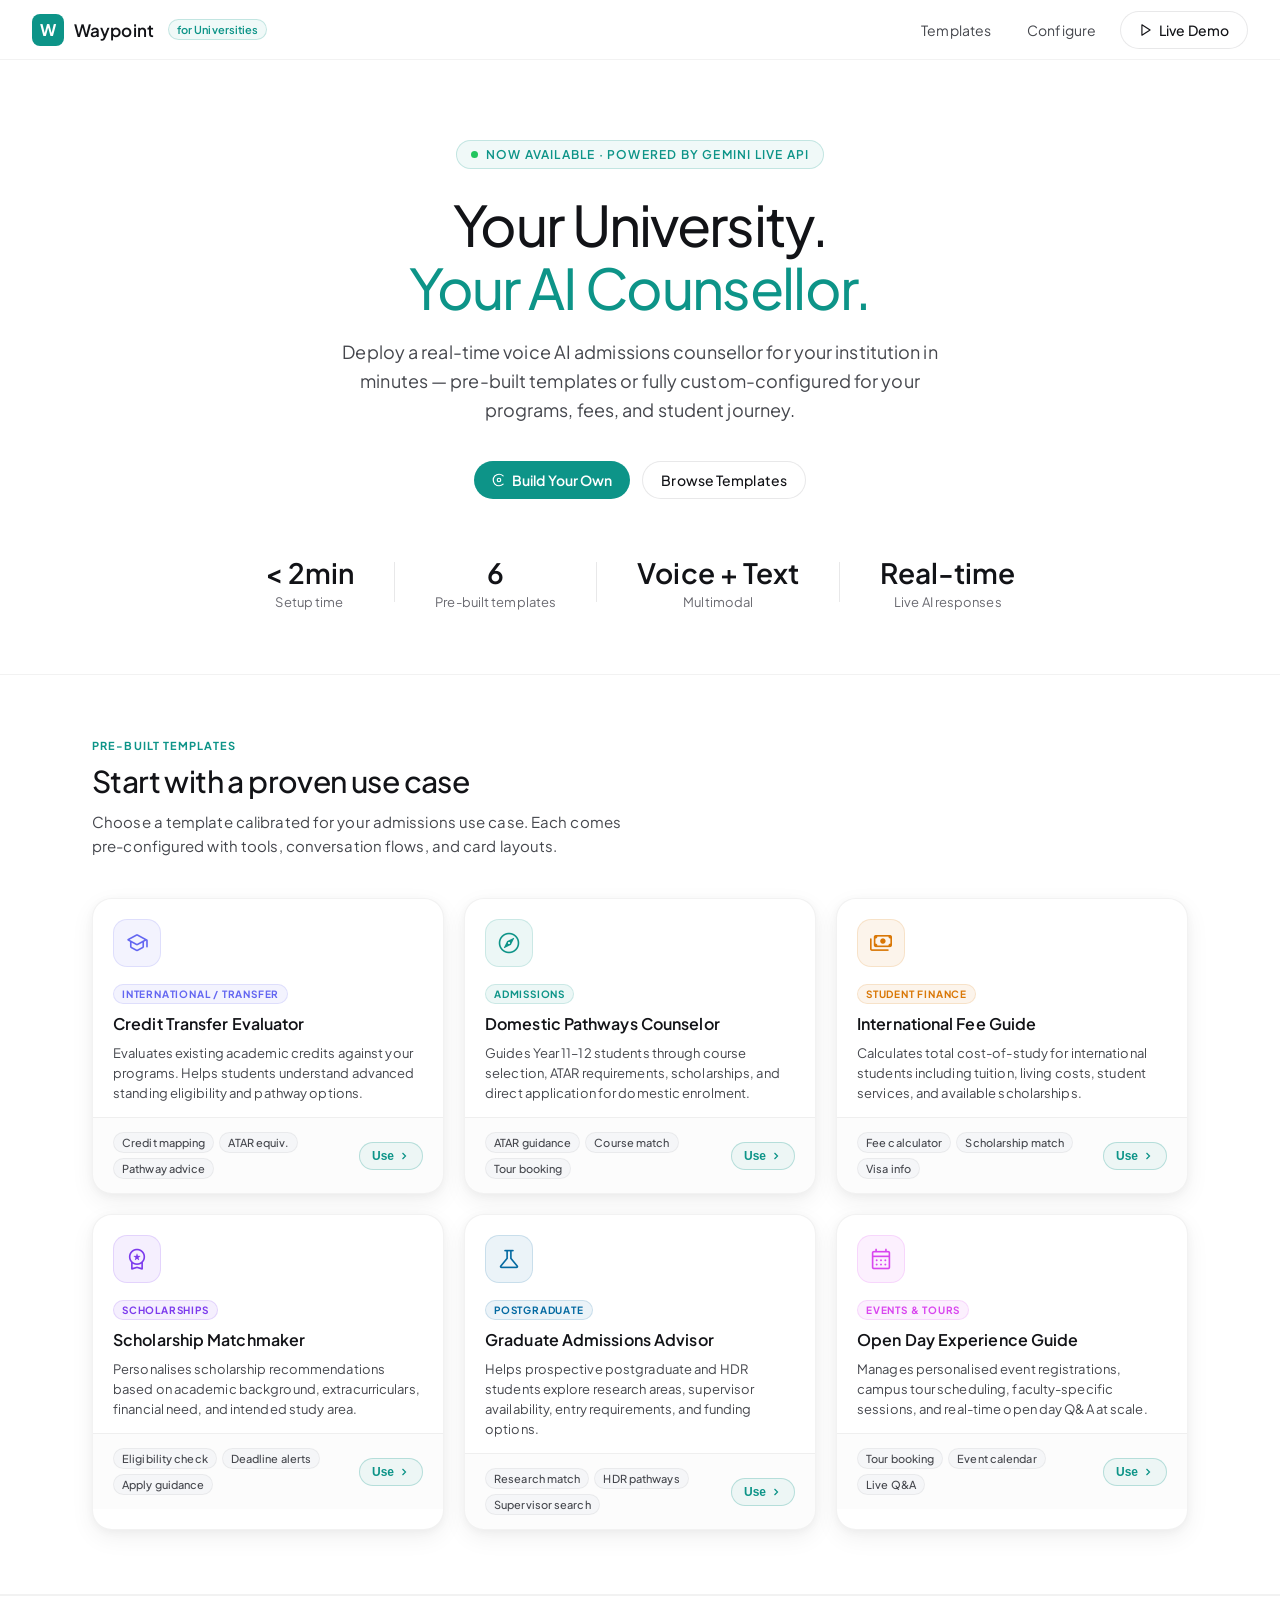
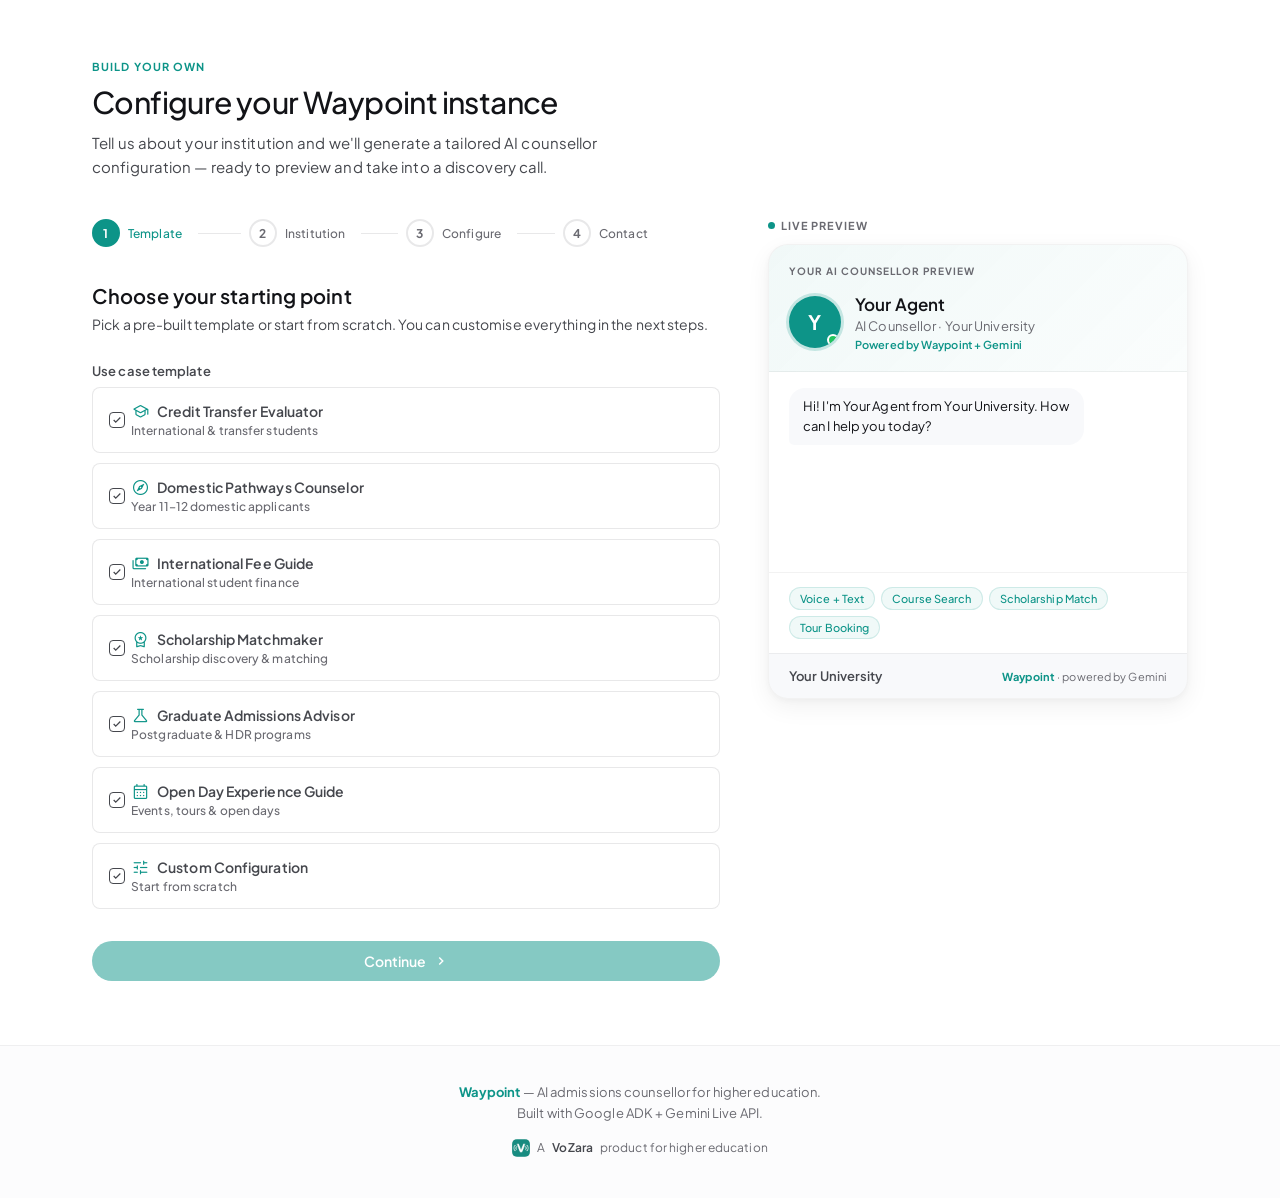
<file: frontend/byo.html>
<!DOCTYPE html>
<html lang="en">

<head>
  <meta charset="UTF-8" />
  <meta name="viewport" content="width=device-width, initial-scale=1.0" />
  <title>Waypoint by VoZara — Build your own AI counsellor</title>
  <link rel="icon" type="image/png" href="assets/vozara/vozara-mark-transparent.png">
  <link rel="preconnect" href="https://fonts.googleapis.com">
  <link rel="preconnect" href="https://fonts.gstatic.com" crossorigin>
  <!-- VoZara design system: Plus Jakarta Sans + Material Symbols Rounded -->
  <link href="https://fonts.googleapis.com/css2?family=Plus+Jakarta+Sans:ital,wght@0,400;0,500;0,600;0,700;0,800;1,400&display=swap" rel="stylesheet">
  <link href="https://fonts.googleapis.com/css2?family=Material+Symbols+Rounded:opsz,wght,FILL,GRAD@20..48,100..700,0..1,-50..200&display=swap" rel="stylesheet">
  <style>
    *,
    *::before,
    *::after {
      box-sizing: border-box;
      margin: 0;
      padding: 0;
    }

    /* VoZara design tokens (clean, airy, trust-forward) */
    :root {
      --font-primary: 'Plus Jakarta Sans', 'Google Sans Flex', -apple-system, BlinkMacSystemFont, 'Segoe UI', sans-serif;
      --color-primary: #121317;
      --color-secondary: #45474D;
      --color-tertiary: #6A6A71;
      --bg-primary: #FFFFFF;
      --bg-secondary: rgba(183, 191, 217, 0.10);
      --border-primary: rgba(33, 34, 38, 0.06);
      --border-secondary: rgba(33, 34, 38, 0.10);
      --accent-teal: #0D9488;
      --accent-teal-hover: #0B7C72;
      --accent-teal-light: rgba(13, 148, 136, 0.06);
      --accent-teal-mid: rgba(13, 148, 136, 0.12);
      --voice-gradient: linear-gradient(135deg, #0D9488, #06B6D4);
      --radius-sm: 8px;
      --radius-md: 20px;
      --radius-lg: 32px;
      --radius-xl: 48px;
      --radius-rounded: 9999px;
      --ease-out-quint: cubic-bezier(.23, 1, .32, 1);
      --shadow-card: 0 2px 8px rgba(0, 0, 0, 0.04), 0 8px 24px rgba(0, 0, 0, 0.06);
      --shadow-card-hover: 0 16px 48px rgba(0, 0, 0, 0.08), 0 4px 12px rgba(13, 148, 136, 0.08);
    }

    /* Material Symbols Rounded — outlined, light-weight (VoZara icon axes) */
    .material-symbols-rounded {
      font-family: 'Material Symbols Rounded';
      font-weight: normal;
      font-style: normal;
      line-height: 1;
      letter-spacing: normal;
      text-transform: none;
      display: inline-block;
      white-space: nowrap;
      direction: ltr;
      font-variation-settings: 'FILL' 0, 'wght' 300, 'GRAD' 0, 'opsz' 24;
      -webkit-font-smoothing: antialiased;
    }

    html, body {
      font-family: var(--font-primary);
      color: var(--color-primary);
      background: var(--bg-primary);
      min-height: 100%;
      letter-spacing: 0.1px;
    }

    /* ── Nav ───────────────────────────────────────────────────────────── */
    .nav {
      position: sticky;
      top: 0;
      z-index: 100;
      background: rgba(255, 255, 255, 0.85);
      backdrop-filter: blur(16px);
      -webkit-backdrop-filter: blur(16px);
      border-bottom: 1px solid var(--border-primary);
      padding: 0 32px;
      height: 60px;
      display: flex;
      align-items: center;
      justify-content: space-between;
    }

    .nav-brand {
      display: flex;
      align-items: center;
      gap: 10px;
      text-decoration: none;
      color: var(--color-primary);
    }

    .nav-brand-logo {
      width: 32px;
      height: 32px;
      border-radius: 8px;
      background: var(--accent-teal);
      display: flex;
      align-items: center;
      justify-content: center;
      color: white;
      font-size: 16px;
      font-weight: 700;
    }

    .nav-brand-name {
      font-size: 17px;
      font-weight: 600;
    }

    .nav-badge {
      font-size: 11px;
      font-weight: 600;
      padding: 3px 8px;
      border-radius: var(--radius-rounded);
      background: var(--accent-teal-light);
      color: var(--accent-teal);
      border: 1px solid rgba(13, 148, 136, 0.2);
      margin-left: 4px;
    }

    .nav-actions {
      display: flex;
      align-items: center;
      gap: 12px;
    }

    .nav-link {
      font-size: 14px;
      color: var(--color-secondary);
      text-decoration: none;
      padding: 8px 12px;
      border-radius: var(--radius-sm);
      transition: color 0.2s, background 0.2s;
    }

    .nav-link:hover {
      color: var(--color-primary);
      background: var(--bg-secondary);
    }

    .btn-primary {
      padding: 9px 18px;
      background: var(--accent-teal);
      color: white;
      border: none;
      border-radius: var(--radius-rounded);
      font-size: 14px;
      font-weight: 600;
      cursor: pointer;
      font-family: var(--font-primary);
      transition: background 0.2s, transform 0.15s;
      text-decoration: none;
      display: inline-flex;
      align-items: center;
      gap: 6px;
    }

    .btn-primary:hover {
      background: var(--accent-teal-hover);
      transform: translateY(-1px);
    }

    .btn-primary:active {
      transform: translateY(0);
    }

    .btn-secondary {
      padding: 9px 18px;
      background: var(--bg-primary);
      color: var(--color-primary);
      border: 1.5px solid var(--border-secondary);
      border-radius: var(--radius-rounded);
      font-size: 14px;
      font-weight: 500;
      cursor: pointer;
      font-family: var(--font-primary);
      transition: all 0.2s;
      text-decoration: none;
      display: inline-flex;
      align-items: center;
      gap: 6px;
    }

    .btn-secondary:hover {
      border-color: var(--accent-teal);
      color: var(--accent-teal);
      background: var(--accent-teal-light);
    }

    /* ── Hero ───────────────────────────────────────────────────────────── */
    .hero {
      max-width: 1160px;
      margin: 0 auto;
      padding: 80px 32px 64px;
      text-align: center;
    }

    .hero-eyebrow {
      display: inline-flex;
      align-items: center;
      gap: 8px;
      font-size: 12px;
      font-weight: 600;
      text-transform: uppercase;
      letter-spacing: 0.1em;
      color: var(--accent-teal);
      background: var(--accent-teal-light);
      border: 1px solid rgba(13, 148, 136, 0.2);
      padding: 6px 14px;
      border-radius: var(--radius-rounded);
      margin-bottom: 24px;
    }

    .hero-title {
      font-size: clamp(34px, 5.5vw, 56px);
      font-weight: 450;
      line-height: 1.12;
      letter-spacing: -0.03em;
      color: var(--color-primary);
      margin-bottom: 20px;
    }

    .hero-title span {
      color: var(--accent-teal);
    }

    .hero-subtitle {
      font-size: 18px;
      color: var(--color-secondary);
      line-height: 1.6;
      max-width: 620px;
      margin: 0 auto 36px;
    }

    .hero-ctas {
      display: flex;
      gap: 12px;
      justify-content: center;
      flex-wrap: wrap;
    }

    .hero-stats {
      display: flex;
      gap: 40px;
      justify-content: center;
      margin-top: 56px;
      flex-wrap: wrap;
    }

    .hero-stat {
      text-align: center;
    }

    .hero-stat-value {
      font-size: 28px;
      font-weight: 600;
      color: var(--color-primary);
    }

    .hero-stat-label {
      font-size: 13px;
      color: var(--color-tertiary);
      margin-top: 4px;
    }

    .hero-stat-divider {
      width: 1px;
      background: var(--border-secondary);
      height: 40px;
      align-self: center;
    }

    /* ── Section common ─────────────────────────────────────────────────── */
    .section {
      max-width: 1160px;
      margin: 0 auto;
      padding: 64px 32px;
    }

    .section-header {
      margin-bottom: 40px;
    }

    .section-eyebrow {
      font-size: 11px;
      font-weight: 700;
      text-transform: uppercase;
      letter-spacing: 0.1em;
      color: var(--accent-teal);
      margin-bottom: 10px;
    }

    .section-title {
      font-size: 30px;
      font-weight: 500;
      letter-spacing: -0.02em;
      margin-bottom: 10px;
    }

    .section-subtitle {
      font-size: 15px;
      color: var(--color-secondary);
      line-height: 1.6;
      max-width: 560px;
    }

    /* ── Template Cards ─────────────────────────────────────────────────── */
    .templates-bg {
      background: rgba(255, 255, 255, 0.5);
      border-top: 1px solid var(--border-primary);
      border-bottom: 1px solid var(--border-primary);
    }

    .templates-grid {
      display: grid;
      grid-template-columns: repeat(3, 1fr);
      gap: 20px;
    }

    @media (max-width: 900px) {
      .templates-grid { grid-template-columns: repeat(2, 1fr); }
    }

    @media (max-width: 600px) {
      .templates-grid { grid-template-columns: 1fr; }
    }

    .template-card {
      background: var(--bg-primary);
      border: 1.5px solid var(--border-primary);
      border-radius: var(--radius-md);
      padding: 0;
      overflow: hidden;
      cursor: pointer;
      transition: all 0.25s var(--ease-out-quint);
      box-shadow: var(--shadow-card);
      position: relative;
    }

    .template-card:hover {
      border-color: var(--accent-teal);
      box-shadow: var(--shadow-card-hover);
      transform: translateY(-3px);
    }

    .template-card.selected {
      border-color: var(--accent-teal);
      background: rgba(13, 148, 136, 0.02);
    }

    .template-card.selected .template-select-check {
      opacity: 1;
    }

    .template-card-top {
      padding: 20px 20px 14px;
      position: relative;
    }

    .template-icon {
      width: 48px;
      height: 48px;
      border-radius: 14px;
      display: flex;
      align-items: center;
      justify-content: center;
      font-size: 22px;
      margin-bottom: 14px;
      flex-shrink: 0;
    }

    .template-category {
      font-size: 10px;
      font-weight: 700;
      text-transform: uppercase;
      letter-spacing: 0.08em;
      padding: 3px 8px;
      border-radius: var(--radius-rounded);
      margin-bottom: 10px;
      display: inline-block;
    }

    .template-name {
      font-size: 16px;
      font-weight: 600;
      line-height: 1.3;
      margin-bottom: 8px;
    }

    .template-desc {
      font-size: 13px;
      color: var(--color-secondary);
      line-height: 1.55;
    }

    .template-card-footer {
      padding: 14px 20px;
      border-top: 1px solid var(--border-primary);
      display: flex;
      align-items: center;
      justify-content: space-between;
      background: rgba(0, 0, 0, 0.01);
    }

    .template-caps {
      display: flex;
      flex-wrap: wrap;
      gap: 5px;
    }

    .template-cap {
      font-size: 11px;
      font-weight: 500;
      padding: 3px 8px;
      border-radius: var(--radius-rounded);
      background: var(--bg-secondary);
      color: var(--color-secondary);
      border: 1px solid var(--border-primary);
    }

    .template-cta {
      font-size: 12px;
      font-weight: 600;
      color: var(--accent-teal);
      display: flex;
      align-items: center;
      gap: 4px;
      white-space: nowrap;
      flex-shrink: 0;
      padding: 6px 12px;
      border-radius: var(--radius-rounded);
      border: 1px solid rgba(13, 148, 136, 0.25);
      background: var(--accent-teal-light);
      transition: all 0.2s;
    }

    .template-cta:hover {
      background: var(--accent-teal);
      color: white;
      border-color: var(--accent-teal);
    }

    .template-select-check {
      position: absolute;
      top: 16px;
      right: 16px;
      width: 22px;
      height: 22px;
      border-radius: 50%;
      background: var(--accent-teal);
      color: white;
      display: flex;
      align-items: center;
      justify-content: center;
      opacity: 0;
      transition: opacity 0.2s;
    }

    /* ── BYO Form ───────────────────────────────────────────────────────── */
    .byo-section {
      background: var(--bg-primary);
      border-top: 1px solid var(--border-primary);
    }

    .byo-layout {
      display: grid;
      grid-template-columns: 1fr 420px;
      gap: 48px;
      align-items: start;
    }

    @media (max-width: 960px) {
      .byo-layout { grid-template-columns: 1fr; }
    }

    /* Form steps */
    .form-steps {
      display: flex;
      gap: 0;
      margin-bottom: 36px;
    }

    .form-step {
      display: flex;
      align-items: center;
      gap: 8px;
      flex: 1;
    }

    .form-step:not(:last-child)::after {
      content: '';
      flex: 1;
      height: 1px;
      background: var(--border-secondary);
      margin: 0 8px;
    }

    .step-num {
      width: 28px;
      height: 28px;
      border-radius: 50%;
      font-size: 12px;
      font-weight: 700;
      display: flex;
      align-items: center;
      justify-content: center;
      flex-shrink: 0;
      border: 2px solid var(--border-secondary);
      color: var(--color-tertiary);
      transition: all 0.3s;
    }

    .form-step.active .step-num {
      background: var(--accent-teal);
      border-color: var(--accent-teal);
      color: white;
    }

    .form-step.done .step-num {
      background: var(--accent-teal);
      border-color: var(--accent-teal);
      color: white;
    }

    .step-label {
      font-size: 12px;
      font-weight: 500;
      color: var(--color-tertiary);
      white-space: nowrap;
      transition: color 0.3s;
    }

    .form-step.active .step-label,
    .form-step.done .step-label {
      color: var(--accent-teal);
    }

    /* Form panels */
    .form-panel {
      display: none;
      animation: panelIn 0.3s var(--ease-out-quint);
    }

    .form-panel.active {
      display: block;
    }

    @keyframes panelIn {
      from { opacity: 0; transform: translateX(12px); }
      to { opacity: 1; transform: translateX(0); }
    }

    .form-title {
      font-size: 20px;
      font-weight: 600;
      margin-bottom: 6px;
    }

    .form-subtitle {
      font-size: 14px;
      color: var(--color-secondary);
      margin-bottom: 28px;
      line-height: 1.5;
    }

    .form-group {
      margin-bottom: 20px;
    }

    .form-label {
      display: block;
      font-size: 13px;
      font-weight: 600;
      color: var(--color-secondary);
      margin-bottom: 8px;
    }

    .form-input,
    .form-select,
    .form-textarea {
      width: 100%;
      padding: 11px 14px;
      border: 1.5px solid var(--border-secondary);
      border-radius: var(--radius-sm);
      font-size: 14px;
      font-family: var(--font-primary);
      color: var(--color-primary);
      background: var(--bg-primary);
      outline: none;
      transition: border-color 0.2s, box-shadow 0.2s;
      appearance: none;
    }

    .form-input:focus,
    .form-select:focus,
    .form-textarea:focus {
      border-color: var(--accent-teal);
      box-shadow: 0 0 0 3px rgba(13, 148, 136, 0.08);
    }

    .form-textarea {
      resize: vertical;
      min-height: 96px;
      line-height: 1.5;
    }

    .form-select {
      background-image: url("data:image/svg+xml,%3Csvg xmlns='http://www.w3.org/2000/svg' width='12' height='12' viewBox='0 0 24 24' fill='none' stroke='%236a6a71' stroke-width='2'%3E%3Cpolyline points='6 9 12 15 18 9'/%3E%3C/svg%3E");
      background-repeat: no-repeat;
      background-position: right 12px center;
      padding-right: 36px;
      cursor: pointer;
    }

    .form-row {
      display: grid;
      grid-template-columns: 1fr 1fr;
      gap: 16px;
    }

    @media (max-width: 520px) {
      .form-row { grid-template-columns: 1fr; }
    }

    /* Checkbox chips for capabilities */
    .cap-chips {
      display: flex;
      flex-wrap: wrap;
      gap: 8px;
    }

    .cap-chip {
      display: flex;
      align-items: center;
      gap: 6px;
      padding: 8px 12px;
      border-radius: var(--radius-sm);
      border: 1.5px solid var(--border-secondary);
      cursor: pointer;
      font-size: 13px;
      font-weight: 500;
      color: var(--color-secondary);
      background: var(--bg-primary);
      transition: all 0.2s;
      user-select: none;
    }

    .cap-chip:hover {
      border-color: var(--accent-teal);
      color: var(--accent-teal);
      background: var(--accent-teal-light);
    }

    .cap-chip.selected {
      border-color: var(--accent-teal);
      background: var(--accent-teal-light);
      color: var(--accent-teal);
    }

    .cap-chip-dot {
      width: 16px;
      height: 16px;
      border-radius: 4px;
      border: 1.5px solid currentColor;
      display: flex;
      align-items: center;
      justify-content: center;
      flex-shrink: 0;
      transition: background 0.2s;
    }

    .cap-chip.selected .cap-chip-dot {
      background: var(--accent-teal);
      border-color: var(--accent-teal);
      color: white;
    }

    /* Form nav */
    .form-nav {
      display: flex;
      gap: 12px;
      margin-top: 32px;
      align-items: center;
    }

    .form-back {
      padding: 10px 18px;
      border: 1.5px solid var(--border-secondary);
      border-radius: var(--radius-rounded);
      font-size: 14px;
      font-weight: 500;
      cursor: pointer;
      background: none;
      color: var(--color-secondary);
      font-family: var(--font-primary);
      transition: all 0.2s;
    }

    .form-back:hover {
      border-color: var(--accent-teal);
      color: var(--accent-teal);
    }

    .form-next {
      flex: 1;
      padding: 11px 20px;
      background: var(--accent-teal);
      color: white;
      border: none;
      border-radius: var(--radius-rounded);
      font-size: 14px;
      font-weight: 600;
      cursor: pointer;
      font-family: var(--font-primary);
      transition: all 0.2s;
      display: flex;
      align-items: center;
      justify-content: center;
      gap: 8px;
    }

    .form-next:hover {
      background: var(--accent-teal-hover);
      transform: translateY(-1px);
    }

    .form-next:disabled {
      opacity: 0.5;
      cursor: not-allowed;
      transform: none;
    }

    /* ── Preview Card ────────────────────────────────────────────────────── */
    .preview-sticky {
      position: sticky;
      top: 80px;
    }

    .preview-card {
      background: var(--bg-primary);
      border: 1px solid var(--border-primary);
      border-radius: 20px;
      overflow: hidden;
      box-shadow: var(--shadow-card);
      transition: all 0.4s var(--ease-out-quint);
    }

    .preview-top {
      padding: 20px;
      background: linear-gradient(135deg, rgba(13, 148, 136, 0.06) 0%, rgba(13, 148, 136, 0.02) 100%);
      border-bottom: 1px solid var(--border-primary);
    }

    .preview-label {
      font-size: 10px;
      font-weight: 700;
      text-transform: uppercase;
      letter-spacing: 0.1em;
      color: var(--color-tertiary);
      margin-bottom: 16px;
    }

    .preview-agent {
      display: flex;
      align-items: center;
      gap: 14px;
    }

    .preview-avatar {
      width: 52px;
      height: 52px;
      border-radius: 50%;
      background: var(--accent-teal);
      display: flex;
      align-items: center;
      justify-content: center;
      color: white;
      font-size: 20px;
      font-weight: 700;
      flex-shrink: 0;
      box-shadow: 0 0 0 3px rgba(13, 148, 136, 0.2);
      position: relative;
      overflow: hidden;
    }

    .preview-avatar img {
      width: 100%;
      height: 100%;
      object-fit: cover;
    }

    .preview-online {
      position: absolute;
      bottom: 2px;
      right: 2px;
      width: 12px;
      height: 12px;
      border-radius: 50%;
      background: #22c55e;
      border: 2px solid white;
    }

    .preview-agent-name {
      font-size: 17px;
      font-weight: 600;
    }

    .preview-agent-role {
      font-size: 13px;
      color: var(--color-tertiary);
      margin-top: 3px;
    }

    .preview-powered {
      font-size: 11px;
      color: var(--accent-teal);
      margin-top: 4px;
      font-weight: 600;
    }

    .preview-chat {
      padding: 16px 20px;
      display: flex;
      flex-direction: column;
      gap: 10px;
      min-height: 200px;
    }

    .preview-msg {
      display: flex;
      gap: 8px;
      animation: msgIn 0.4s var(--ease-out-quint);
    }

    .preview-msg-ai {
      justify-content: flex-start;
    }

    .preview-msg-user {
      justify-content: flex-end;
    }

    @keyframes msgIn {
      from { opacity: 0; transform: translateY(6px); }
      to { opacity: 1; transform: translateY(0); }
    }

    .preview-bubble {
      max-width: 78%;
      padding: 9px 14px;
      border-radius: 16px;
      font-size: 13px;
      line-height: 1.5;
    }

    .preview-msg-ai .preview-bubble {
      background: var(--bg-secondary);
      color: var(--color-primary);
      border-bottom-left-radius: 5px;
    }

    .preview-msg-user .preview-bubble {
      background: var(--accent-teal);
      color: white;
      border-bottom-right-radius: 5px;
    }

    .preview-typing {
      display: flex;
      align-items: center;
      gap: 3px;
      padding: 10px 14px;
      background: var(--bg-secondary);
      border-radius: 16px;
      border-bottom-left-radius: 5px;
      width: fit-content;
    }

    .preview-typing span {
      width: 5px;
      height: 5px;
      border-radius: 50%;
      background: var(--color-tertiary);
      animation: typingDot 1.4s infinite;
    }

    .preview-typing span:nth-child(2) { animation-delay: 0.2s; }
    .preview-typing span:nth-child(3) { animation-delay: 0.4s; }

    @keyframes typingDot {
      0%, 80%, 100% { transform: scale(0.7); opacity: 0.4; }
      40% { transform: scale(1.1); opacity: 1; }
    }

    .preview-features {
      padding: 14px 20px;
      border-top: 1px solid var(--border-primary);
      display: flex;
      flex-wrap: wrap;
      gap: 6px;
    }

    .preview-feat-badge {
      font-size: 11px;
      font-weight: 500;
      padding: 4px 10px;
      border-radius: var(--radius-rounded);
      background: var(--accent-teal-light);
      color: var(--accent-teal);
      border: 1px solid rgba(13, 148, 136, 0.15);
    }

    .preview-footer {
      padding: 14px 20px;
      background: var(--bg-secondary);
      border-top: 1px solid var(--border-primary);
      display: flex;
      align-items: center;
      justify-content: space-between;
    }

    .preview-footer-inst {
      font-size: 13px;
      font-weight: 600;
      color: var(--color-secondary);
    }

    .preview-footer-brand {
      font-size: 11px;
      color: var(--color-tertiary);
    }

    .preview-footer-brand strong {
      color: var(--accent-teal);
    }

    /* ── Success State ───────────────────────────────────────────────────── */
    .success-state {
      display: none;
      text-align: center;
      padding: 40px 20px;
      animation: panelIn 0.5s var(--ease-out-quint);
    }

    .success-state.visible {
      display: block;
    }

    .success-icon {
      width: 64px;
      height: 64px;
      border-radius: 50%;
      background: rgba(34, 197, 94, 0.1);
      border: 2px solid rgba(34, 197, 94, 0.3);
      display: flex;
      align-items: center;
      justify-content: center;
      margin: 0 auto 20px;
      color: #16a34a;
    }

    .success-title {
      font-size: 22px;
      font-weight: 600;
      margin-bottom: 8px;
    }

    .success-subtitle {
      font-size: 14px;
      color: var(--color-secondary);
      line-height: 1.6;
      max-width: 380px;
      margin: 0 auto 28px;
    }

    .success-actions {
      display: flex;
      gap: 10px;
      justify-content: center;
      flex-wrap: wrap;
    }

    /* ── GTM Prop Card (final output) ───────────────────────────────────── */
    .gtm-prop {
      margin-top: 24px;
      border: 2px solid var(--accent-teal);
      border-radius: 20px;
      overflow: hidden;
      box-shadow: 0 0 0 6px rgba(13, 148, 136, 0.08);
    }

    .gtm-prop-header {
      background: linear-gradient(135deg, #0D9488, #0B7C72);
      padding: 24px;
      color: white;
      position: relative;
      overflow: hidden;
    }

    .gtm-prop-header::before {
      content: '';
      position: absolute;
      top: -40px;
      right: -40px;
      width: 160px;
      height: 160px;
      border-radius: 50%;
      background: rgba(255,255,255,0.06);
    }

    .gtm-prop-header::after {
      content: '';
      position: absolute;
      bottom: -60px;
      left: 40%;
      width: 200px;
      height: 200px;
      border-radius: 50%;
      background: rgba(255,255,255,0.04);
    }

    .gtm-header-top {
      display: flex;
      align-items: flex-start;
      gap: 16px;
      position: relative;
      z-index: 1;
    }

    .gtm-avatar {
      width: 56px;
      height: 56px;
      border-radius: 16px;
      background: rgba(255, 255, 255, 0.2);
      display: flex;
      align-items: center;
      justify-content: center;
      font-size: 26px;
      flex-shrink: 0;
      border: 2px solid rgba(255, 255, 255, 0.3);
    }

    .gtm-agent-name {
      font-size: 20px;
      font-weight: 700;
      line-height: 1.2;
    }

    .gtm-inst-name {
      font-size: 13px;
      opacity: 0.85;
      margin-top: 3px;
    }

    .gtm-tagline {
      font-size: 14px;
      opacity: 0.9;
      margin-top: 14px;
      line-height: 1.5;
      position: relative;
      z-index: 1;
    }

    .gtm-prop-body {
      background: white;
      padding: 20px 24px;
    }

    .gtm-section-title {
      font-size: 11px;
      font-weight: 700;
      text-transform: uppercase;
      letter-spacing: 0.08em;
      color: var(--color-tertiary);
      margin-bottom: 12px;
    }

    .gtm-capabilities {
      display: flex;
      flex-wrap: wrap;
      gap: 8px;
      margin-bottom: 20px;
    }

    .gtm-cap {
      font-size: 13px;
      font-weight: 500;
      padding: 6px 12px;
      border-radius: var(--radius-rounded);
      background: var(--accent-teal-light);
      color: var(--accent-teal);
      border: 1px solid rgba(13, 148, 136, 0.2);
      display: flex;
      align-items: center;
      gap: 6px;
    }

    .gtm-metrics {
      display: grid;
      grid-template-columns: repeat(3, 1fr);
      gap: 12px;
      margin-bottom: 20px;
    }

    .gtm-metric {
      text-align: center;
      padding: 12px 8px;
      background: var(--bg-secondary);
      border-radius: var(--radius-sm);
      border: 1px solid var(--border-primary);
    }

    .gtm-metric-value {
      font-size: 20px;
      font-weight: 700;
      color: var(--accent-teal);
    }

    .gtm-metric-label {
      font-size: 11px;
      color: var(--color-tertiary);
      margin-top: 2px;
    }

    .gtm-use-case {
      background: linear-gradient(135deg, rgba(13, 148, 136, 0.04), rgba(13, 148, 136, 0.01));
      border: 1px solid rgba(13, 148, 136, 0.15);
      border-radius: var(--radius-sm);
      padding: 14px 16px;
      margin-bottom: 16px;
    }

    .gtm-use-case-label {
      font-size: 10px;
      font-weight: 700;
      text-transform: uppercase;
      letter-spacing: 0.08em;
      color: var(--accent-teal);
      margin-bottom: 4px;
    }

    .gtm-use-case-text {
      font-size: 13px;
      color: var(--color-secondary);
      line-height: 1.5;
    }

    .gtm-prop-footer {
      padding: 14px 24px;
      background: var(--bg-secondary);
      border-top: 1px solid var(--border-primary);
      display: flex;
      align-items: center;
      justify-content: space-between;
    }

    .gtm-footer-text {
      font-size: 12px;
      color: var(--color-tertiary);
    }

    .gtm-footer-brand {
      font-size: 12px;
      font-weight: 600;
      color: var(--accent-teal);
    }

    /* ── Scrollbar ───────────────────────────────────────────────────────── */
    ::-webkit-scrollbar { width: 5px; }
    ::-webkit-scrollbar-thumb { background: rgba(0,0,0,0.12); border-radius: 3px; }

    /* ── Print / Download GTM Prop ───────────────────────────────────────── */
    @media print {
      *, *::before, *::after {
        -webkit-print-color-adjust: exact !important;
        print-color-adjust: exact !important;
      }
      body { background: white !important; }
      .nav, .hero, .templates-bg,
      .byo-section > .section > .section-header,
      .byo-form-col, footer { display: none !important; }
      .section { padding: 0 !important; max-width: 100% !important; }
      .byo-section { border: none !important; }
      .byo-layout { grid-template-columns: 1fr !important; gap: 0 !important; }
      .byo-preview-col { width: 100% !important; }
      .preview-sticky { position: static !important; top: auto !important; }
      .preview-sticky > div:first-child { display: none !important; }
      .preview-card { display: none !important; }
      .gtm-prop { display: block !important; box-shadow: none !important;
        margin-top: 0 !important; border: 2px solid #0D9488 !important; }
      .gtm-prop-header { background: linear-gradient(135deg, #0D9488, #0B7C72) !important; }
    }

    /* ── Utilities ───────────────────────────────────────────────────────── */
    .text-teal { color: var(--accent-teal); }
    .divider { height: 1px; background: var(--border-primary); }

    .badge {
      display: inline-flex;
      align-items: center;
      gap: 5px;
      font-size: 12px;
      font-weight: 600;
      padding: 4px 10px;
      border-radius: var(--radius-rounded);
    }

    .pulse-dot {
      width: 7px;
      height: 7px;
      border-radius: 50%;
      background: #22c55e;
      animation: pulse 2s infinite;
    }

    @keyframes pulse {
      0%, 100% { box-shadow: 0 0 0 0 rgba(34, 197, 94, 0.4); }
      50% { box-shadow: 0 0 0 5px rgba(34, 197, 94, 0); }
    }

    /* Color themes for template cards */
    .theme-transfer { --tc: #6366f1; --tc-bg: rgba(99, 102, 241, 0.08); --tc-border: rgba(99, 102, 241, 0.15); }
    .theme-pathways { --tc: #0D9488; --tc-bg: rgba(13, 148, 136, 0.08); --tc-border: rgba(13, 148, 136, 0.15); }
    .theme-fees     { --tc: #d97706; --tc-bg: rgba(217, 119, 6, 0.08); --tc-border: rgba(217, 119, 6, 0.15); }
    .theme-scholar  { --tc: #7c3aed; --tc-bg: rgba(124, 58, 237, 0.08); --tc-border: rgba(124, 58, 237, 0.15); }
    .theme-grad     { --tc: #0369a1; --tc-bg: rgba(3, 105, 161, 0.08); --tc-border: rgba(3, 105, 161, 0.15); }
    .theme-events   { --tc: #d946ef; --tc-bg: rgba(217, 70, 239, 0.08); --tc-border: rgba(217, 70, 239, 0.15); }

    .themed-icon {
      background: var(--tc-bg);
      border: 1px solid var(--tc-border);
    }

    .themed-cat {
      background: var(--tc-bg);
      color: var(--tc);
      border: 1px solid var(--tc-border);
    }

    /* ── Material Symbols sizing within VoZara chips ─────────────────────── */
    .template-icon .material-symbols-rounded { font-size: 26px; color: var(--tc); }
    .gtm-avatar .material-symbols-rounded { font-size: 28px; }
    .gtm-cap .material-symbols-rounded { font-size: 17px; vertical-align: -3px; }
    .tpl-radio-ic {
      font-size: 19px;
      color: var(--accent-teal);
      vertical-align: -4px;
      margin-right: 7px;
    }
    .gtm-starter-ic { font-size: 17px; color: var(--accent-teal); flex-shrink: 0; }
    /* "by VoZara" footer lockup */
    .vz-by {
      display: inline-flex;
      align-items: center;
      gap: 7px;
      margin-top: 14px;
      font-size: 12px;
      color: var(--color-tertiary);
    }
    .vz-by img { height: 18px; width: 18px; border-radius: 5px; }
    .vz-by strong { color: var(--color-secondary); font-weight: 600; }
  </style>
</head>

<body>

  <!-- Nav -->
  <nav class="nav">
    <a href="index.html" class="nav-brand">
      <div class="nav-brand-logo">W</div>
      <span class="nav-brand-name">Waypoint</span>
      <span class="nav-badge">for Universities</span>
    </a>
    <div class="nav-actions">
      <a href="#templates" class="nav-link">Templates</a>
      <a href="#configure" class="nav-link">Configure</a>
      <a href="index.html" id="navLiveDemo" class="btn-secondary">
        <svg width="14" height="14" viewBox="0 0 24 24" fill="none" stroke="currentColor" stroke-width="2" stroke-linecap="round" stroke-linejoin="round"><polygon points="5 3 19 12 5 21 5 3"/></svg>
        <span id="navLiveDemoLabel">Live Demo</span>
      </a>
    </div>
  </nav>

  <!-- Hero -->
  <section class="hero">
    <div class="hero-eyebrow">
      <div class="pulse-dot"></div>
      Now Available · Powered by Gemini Live API
    </div>
    <h1 class="hero-title">Your University.<br><span>Your AI Counsellor.</span></h1>
    <p class="hero-subtitle">Deploy a real-time voice AI admissions counsellor for your institution in minutes — pre-built templates or fully custom-configured for your programs, fees, and student journey.</p>
    <div class="hero-ctas">
      <a href="#configure" class="btn-primary">
        <svg width="14" height="14" viewBox="0 0 24 24" fill="none" stroke="currentColor" stroke-width="2" stroke-linecap="round" stroke-linejoin="round"><circle cx="12" cy="12" r="3"/><path d="M19.07 4.93A10 10 0 0 0 4.93 19.07M4.93 4.93A10 10 0 0 0 19.07 19.07"/></svg>
        Build Your Own
      </a>
      <a href="#templates" class="btn-secondary">Browse Templates</a>
    </div>
    <div class="hero-stats">
      <div class="hero-stat">
        <div class="hero-stat-value">< 2min</div>
        <div class="hero-stat-label">Setup time</div>
      </div>
      <div class="hero-stat-divider"></div>
      <div class="hero-stat">
        <div class="hero-stat-value">6</div>
        <div class="hero-stat-label">Pre-built templates</div>
      </div>
      <div class="hero-stat-divider"></div>
      <div class="hero-stat">
        <div class="hero-stat-value">Voice + Text</div>
        <div class="hero-stat-label">Multimodal</div>
      </div>
      <div class="hero-stat-divider"></div>
      <div class="hero-stat">
        <div class="hero-stat-value">Real-time</div>
        <div class="hero-stat-label">Live AI responses</div>
      </div>
    </div>
  </section>

  <!-- Template Cards -->
  <div class="templates-bg" id="templates">
    <section class="section">
      <div class="section-header">
        <div class="section-eyebrow">Pre-Built Templates</div>
        <h2 class="section-title">Start with a proven use case</h2>
        <p class="section-subtitle">Choose a template calibrated for your admissions use case. Each comes pre-configured with tools, conversation flows, and card layouts.</p>
      </div>

      <div class="templates-grid">

        <!-- 1. Credit Transfer Evaluator -->
        <div class="template-card theme-transfer" data-template="transfer" onclick="selectTemplate(this)">
          <div class="template-select-check">
            <svg width="12" height="12" viewBox="0 0 24 24" fill="none" stroke="currentColor" stroke-width="3"><polyline points="20 6 9 17 4 12"/></svg>
          </div>
          <div class="template-card-top">
            <div class="template-icon themed-icon"><span class="material-symbols-rounded">school</span></div>
            <div class="template-category themed-cat">International / Transfer</div>
            <div class="template-name">Credit Transfer Evaluator</div>
            <div class="template-desc">Evaluates existing academic credits against your programs. Helps students understand advanced standing eligibility and pathway options.</div>
          </div>
          <div class="template-card-footer">
            <div class="template-caps">
              <span class="template-cap">Credit mapping</span>
              <span class="template-cap">ATAR equiv.</span>
              <span class="template-cap">Pathway advice</span>
            </div>
            <button class="template-cta" onclick="selectTemplateAndScroll(event, 'transfer')">
              Use
              <svg width="12" height="12" viewBox="0 0 24 24" fill="none" stroke="currentColor" stroke-width="2.5"><polyline points="9 18 15 12 9 6"/></svg>
            </button>
          </div>
        </div>

        <!-- 2. Domestic Pathways Counselor -->
        <div class="template-card theme-pathways" data-template="pathways" onclick="selectTemplate(this)">
          <div class="template-select-check">
            <svg width="12" height="12" viewBox="0 0 24 24" fill="none" stroke="currentColor" stroke-width="3"><polyline points="20 6 9 17 4 12"/></svg>
          </div>
          <div class="template-card-top">
            <div class="template-icon themed-icon"><span class="material-symbols-rounded">explore</span></div>
            <div class="template-category themed-cat">Admissions</div>
            <div class="template-name">Domestic Pathways Counselor</div>
            <div class="template-desc">Guides Year 11–12 students through course selection, ATAR requirements, scholarships, and direct application for domestic enrolment.</div>
          </div>
          <div class="template-card-footer">
            <div class="template-caps">
              <span class="template-cap">ATAR guidance</span>
              <span class="template-cap">Course match</span>
              <span class="template-cap">Tour booking</span>
            </div>
            <button class="template-cta" onclick="selectTemplateAndScroll(event, 'pathways')">
              Use
              <svg width="12" height="12" viewBox="0 0 24 24" fill="none" stroke="currentColor" stroke-width="2.5"><polyline points="9 18 15 12 9 6"/></svg>
            </button>
          </div>
        </div>

        <!-- 3. International Fee Guide -->
        <div class="template-card theme-fees" data-template="fees" onclick="selectTemplate(this)">
          <div class="template-select-check">
            <svg width="12" height="12" viewBox="0 0 24 24" fill="none" stroke="currentColor" stroke-width="3"><polyline points="20 6 9 17 4 12"/></svg>
          </div>
          <div class="template-card-top">
            <div class="template-icon themed-icon"><span class="material-symbols-rounded">payments</span></div>
            <div class="template-category themed-cat">Student Finance</div>
            <div class="template-name">International Fee Guide</div>
            <div class="template-desc">Calculates total cost-of-study for international students including tuition, living costs, student services, and available scholarships.</div>
          </div>
          <div class="template-card-footer">
            <div class="template-caps">
              <span class="template-cap">Fee calculator</span>
              <span class="template-cap">Scholarship match</span>
              <span class="template-cap">Visa info</span>
            </div>
            <button class="template-cta" onclick="selectTemplateAndScroll(event, 'fees')">
              Use
              <svg width="12" height="12" viewBox="0 0 24 24" fill="none" stroke="currentColor" stroke-width="2.5"><polyline points="9 18 15 12 9 6"/></svg>
            </button>
          </div>
        </div>

        <!-- 4. Scholarship Matchmaker -->
        <div class="template-card theme-scholar" data-template="scholarships" onclick="selectTemplate(this)">
          <div class="template-select-check">
            <svg width="12" height="12" viewBox="0 0 24 24" fill="none" stroke="currentColor" stroke-width="3"><polyline points="20 6 9 17 4 12"/></svg>
          </div>
          <div class="template-card-top">
            <div class="template-icon themed-icon"><span class="material-symbols-rounded">workspace_premium</span></div>
            <div class="template-category themed-cat">Scholarships</div>
            <div class="template-name">Scholarship Matchmaker</div>
            <div class="template-desc">Personalises scholarship recommendations based on academic background, extracurriculars, financial need, and intended study area.</div>
          </div>
          <div class="template-card-footer">
            <div class="template-caps">
              <span class="template-cap">Eligibility check</span>
              <span class="template-cap">Deadline alerts</span>
              <span class="template-cap">Apply guidance</span>
            </div>
            <button class="template-cta" onclick="selectTemplateAndScroll(event, 'scholarships')">
              Use
              <svg width="12" height="12" viewBox="0 0 24 24" fill="none" stroke="currentColor" stroke-width="2.5"><polyline points="9 18 15 12 9 6"/></svg>
            </button>
          </div>
        </div>

        <!-- 5. Graduate Admissions Advisor -->
        <div class="template-card theme-grad" data-template="grad" onclick="selectTemplate(this)">
          <div class="template-select-check">
            <svg width="12" height="12" viewBox="0 0 24 24" fill="none" stroke="currentColor" stroke-width="3"><polyline points="20 6 9 17 4 12"/></svg>
          </div>
          <div class="template-card-top">
            <div class="template-icon themed-icon"><span class="material-symbols-rounded">science</span></div>
            <div class="template-category themed-cat">Postgraduate</div>
            <div class="template-name">Graduate Admissions Advisor</div>
            <div class="template-desc">Helps prospective postgraduate and HDR students explore research areas, supervisor availability, entry requirements, and funding options.</div>
          </div>
          <div class="template-card-footer">
            <div class="template-caps">
              <span class="template-cap">Research match</span>
              <span class="template-cap">HDR pathways</span>
              <span class="template-cap">Supervisor search</span>
            </div>
            <button class="template-cta" onclick="selectTemplateAndScroll(event, 'grad')">
              Use
              <svg width="12" height="12" viewBox="0 0 24 24" fill="none" stroke="currentColor" stroke-width="2.5"><polyline points="9 18 15 12 9 6"/></svg>
            </button>
          </div>
        </div>

        <!-- 6. Open Day Experience Guide -->
        <div class="template-card theme-events" data-template="events" onclick="selectTemplate(this)">
          <div class="template-select-check">
            <svg width="12" height="12" viewBox="0 0 24 24" fill="none" stroke="currentColor" stroke-width="3"><polyline points="20 6 9 17 4 12"/></svg>
          </div>
          <div class="template-card-top">
            <div class="template-icon themed-icon"><span class="material-symbols-rounded">calendar_month</span></div>
            <div class="template-category themed-cat">Events & Tours</div>
            <div class="template-name">Open Day Experience Guide</div>
            <div class="template-desc">Manages personalised event registrations, campus tour scheduling, faculty-specific sessions, and real-time open day Q&A at scale.</div>
          </div>
          <div class="template-card-footer">
            <div class="template-caps">
              <span class="template-cap">Tour booking</span>
              <span class="template-cap">Event calendar</span>
              <span class="template-cap">Live Q&A</span>
            </div>
            <button class="template-cta" onclick="selectTemplateAndScroll(event, 'events')">
              Use
              <svg width="12" height="12" viewBox="0 0 24 24" fill="none" stroke="currentColor" stroke-width="2.5"><polyline points="9 18 15 12 9 6"/></svg>
            </button>
          </div>
        </div>

      </div>
    </section>
  </div>

  <!-- BYO Configure Section -->
  <div class="byo-section" id="configure">
    <section class="section">
      <div class="section-header">
        <div class="section-eyebrow">Build Your Own</div>
        <h2 class="section-title">Configure your Waypoint instance</h2>
        <p class="section-subtitle">Tell us about your institution and we'll generate a tailored AI counsellor configuration — ready to preview and take into a discovery call.</p>
      </div>

      <div class="byo-layout">

        <!-- LEFT: Form -->
        <div class="byo-form-col">

          <!-- Step Indicators -->
          <div class="form-steps" id="formSteps">
            <div class="form-step active" data-step="1">
              <div class="step-num">1</div>
              <div class="step-label">Template</div>
            </div>
            <div class="form-step" data-step="2">
              <div class="step-num">2</div>
              <div class="step-label">Institution</div>
            </div>
            <div class="form-step" data-step="3">
              <div class="step-num">3</div>
              <div class="step-label">Configure</div>
            </div>
            <div class="form-step" data-step="4">
              <div class="step-num">4</div>
              <div class="step-label">Contact</div>
            </div>
          </div>

          <!-- Step 1: Template Selection -->
          <div class="form-panel active" id="step1">
            <div class="form-title">Choose your starting point</div>
            <div class="form-subtitle">Pick a pre-built template or start from scratch. You can customise everything in the next steps.</div>

            <div class="form-group">
              <label class="form-label">Use case template</label>
              <div style="display:flex;flex-direction:column;gap:10px;" id="templateRadios">
                <label class="cap-chip" style="cursor:pointer;padding:14px 16px;" onclick="setFormTemplate('transfer', this)">
                  <div class="cap-chip-dot" id="dot_transfer">
                    <svg width="10" height="10" viewBox="0 0 24 24" fill="none" stroke="currentColor" stroke-width="3"><polyline points="20 6 9 17 4 12"/></svg>
                  </div>
                  <div>
                    <div style="font-weight:600;font-size:14px;"><span class="material-symbols-rounded tpl-radio-ic">school</span>Credit Transfer Evaluator</div>
                    <div style="font-size:12px;color:var(--color-tertiary);margin-top:2px;">International & transfer students</div>
                  </div>
                </label>
                <label class="cap-chip" style="cursor:pointer;padding:14px 16px;" onclick="setFormTemplate('pathways', this)">
                  <div class="cap-chip-dot" id="dot_pathways">
                    <svg width="10" height="10" viewBox="0 0 24 24" fill="none" stroke="currentColor" stroke-width="3"><polyline points="20 6 9 17 4 12"/></svg>
                  </div>
                  <div>
                    <div style="font-weight:600;font-size:14px;"><span class="material-symbols-rounded tpl-radio-ic">explore</span>Domestic Pathways Counselor</div>
                    <div style="font-size:12px;color:var(--color-tertiary);margin-top:2px;">Year 11–12 domestic applicants</div>
                  </div>
                </label>
                <label class="cap-chip" style="cursor:pointer;padding:14px 16px;" onclick="setFormTemplate('fees', this)">
                  <div class="cap-chip-dot" id="dot_fees">
                    <svg width="10" height="10" viewBox="0 0 24 24" fill="none" stroke="currentColor" stroke-width="3"><polyline points="20 6 9 17 4 12"/></svg>
                  </div>
                  <div>
                    <div style="font-weight:600;font-size:14px;"><span class="material-symbols-rounded tpl-radio-ic">payments</span>International Fee Guide</div>
                    <div style="font-size:12px;color:var(--color-tertiary);margin-top:2px;">International student finance</div>
                  </div>
                </label>
                <label class="cap-chip" style="cursor:pointer;padding:14px 16px;" onclick="setFormTemplate('scholarships', this)">
                  <div class="cap-chip-dot" id="dot_scholarships">
                    <svg width="10" height="10" viewBox="0 0 24 24" fill="none" stroke="currentColor" stroke-width="3"><polyline points="20 6 9 17 4 12"/></svg>
                  </div>
                  <div>
                    <div style="font-weight:600;font-size:14px;"><span class="material-symbols-rounded tpl-radio-ic">workspace_premium</span>Scholarship Matchmaker</div>
                    <div style="font-size:12px;color:var(--color-tertiary);margin-top:2px;">Scholarship discovery & matching</div>
                  </div>
                </label>
                <label class="cap-chip" style="cursor:pointer;padding:14px 16px;" onclick="setFormTemplate('grad', this)">
                  <div class="cap-chip-dot" id="dot_grad">
                    <svg width="10" height="10" viewBox="0 0 24 24" fill="none" stroke="currentColor" stroke-width="3"><polyline points="20 6 9 17 4 12"/></svg>
                  </div>
                  <div>
                    <div style="font-weight:600;font-size:14px;"><span class="material-symbols-rounded tpl-radio-ic">science</span>Graduate Admissions Advisor</div>
                    <div style="font-size:12px;color:var(--color-tertiary);margin-top:2px;">Postgraduate & HDR programs</div>
                  </div>
                </label>
                <label class="cap-chip" style="cursor:pointer;padding:14px 16px;" onclick="setFormTemplate('events', this)">
                  <div class="cap-chip-dot" id="dot_events">
                    <svg width="10" height="10" viewBox="0 0 24 24" fill="none" stroke="currentColor" stroke-width="3"><polyline points="20 6 9 17 4 12"/></svg>
                  </div>
                  <div>
                    <div style="font-weight:600;font-size:14px;"><span class="material-symbols-rounded tpl-radio-ic">calendar_month</span>Open Day Experience Guide</div>
                    <div style="font-size:12px;color:var(--color-tertiary);margin-top:2px;">Events, tours & open days</div>
                  </div>
                </label>
                <label class="cap-chip" style="cursor:pointer;padding:14px 16px;" onclick="setFormTemplate('custom', this)">
                  <div class="cap-chip-dot" id="dot_custom">
                    <svg width="10" height="10" viewBox="0 0 24 24" fill="none" stroke="currentColor" stroke-width="3"><polyline points="20 6 9 17 4 12"/></svg>
                  </div>
                  <div>
                    <div style="font-weight:600;font-size:14px;"><span class="material-symbols-rounded tpl-radio-ic">tune</span>Custom Configuration</div>
                    <div style="font-size:12px;color:var(--color-tertiary);margin-top:2px;">Start from scratch</div>
                  </div>
                </label>
              </div>
            </div>

            <div class="form-nav">
              <button class="form-next" onclick="nextStep()" id="step1Next" disabled>
                Continue
                <svg width="14" height="14" viewBox="0 0 24 24" fill="none" stroke="currentColor" stroke-width="2.5"><polyline points="9 18 15 12 9 6"/></svg>
              </button>
            </div>
          </div>

          <!-- Step 2: Institution Details -->
          <div class="form-panel" id="step2">
            <div class="form-title">About your institution</div>
            <div class="form-subtitle">We'll tailor the agent's knowledge base and conversation style to your institution's context.</div>

            <div class="form-group">
              <label class="form-label" for="instName">Institution name <span style="color:#ef4444">*</span></label>
              <input class="form-input" id="instName" type="text" placeholder="e.g. University of Technology Sydney" oninput="updatePreview()" />
            </div>

            <div class="form-row">
              <div class="form-group" style="margin-bottom:0">
                <label class="form-label" for="instType">Institution type</label>
                <select class="form-select" id="instType" onchange="updatePreview()">
                  <option value="">Select type…</option>
                  <option value="go8">Group of Eight (Go8)</option>
                  <option value="ati">Australian Technology Network</option>
                  <option value="regional">Regional University</option>
                  <option value="tafe">TAFE / VET Provider</option>
                  <option value="private">Private Higher Education</option>
                  <option value="international">International University</option>
                </select>
              </div>
              <div class="form-group" style="margin-bottom:0">
                <label class="form-label" for="instLocation">Location</label>
                <input class="form-input" id="instLocation" type="text" placeholder="e.g. Sydney, NSW" oninput="updatePreview()" />
              </div>
            </div>

            <div class="form-group" style="margin-top:20px">
              <label class="form-label" for="instStudents">Approximate student enrolment</label>
              <select class="form-select" id="instStudents">
                <option value="">Select range…</option>
                <option value="small">Under 5,000</option>
                <option value="medium">5,000 – 20,000</option>
                <option value="large">20,000 – 50,000</option>
                <option value="xlarge">50,000+</option>
              </select>
            </div>

            <div class="form-group">
              <label class="form-label" for="instFocus">Primary focus areas (optional)</label>
              <input class="form-input" id="instFocus" type="text" placeholder="e.g. Engineering, Health Sciences, Business" oninput="updatePreview()" />
            </div>

            <div class="form-nav">
              <button class="form-back" onclick="prevStep()">Back</button>
              <button class="form-next" onclick="nextStep()" id="step2Next">
                Continue
                <svg width="14" height="14" viewBox="0 0 24 24" fill="none" stroke="currentColor" stroke-width="2.5"><polyline points="9 18 15 12 9 6"/></svg>
              </button>
            </div>
          </div>

          <!-- Step 3: Agent Configuration -->
          <div class="form-panel" id="step3">
            <div class="form-title">Configure your AI counsellor</div>
            <div class="form-subtitle">Name your agent and select the capabilities that matter most to your prospective students.</div>

            <div class="form-row">
              <div class="form-group" style="margin-bottom:0">
                <label class="form-label" for="agentName">Agent name <span style="color:#ef4444">*</span></label>
                <input class="form-input" id="agentName" type="text" placeholder="e.g. Aria, Sam, Jess" oninput="updatePreview()" />
              </div>
              <div class="form-group" style="margin-bottom:0">
                <label class="form-label" for="agentTone">Conversation tone</label>
                <select class="form-select" id="agentTone" onchange="updatePreview()">
                  <option value="friendly">Friendly & approachable</option>
                  <option value="professional">Professional & formal</option>
                  <option value="enthusiastic">Enthusiastic & energetic</option>
                  <option value="calm">Calm & reassuring</option>
                </select>
              </div>
            </div>

            <div class="form-group" style="margin-top:20px">
              <label class="form-label">Core capabilities</label>
              <div class="cap-chips" id="capChips">
                <div class="cap-chip selected" data-cap="course-search" onclick="toggleCap(this)">
                  <div class="cap-chip-dot"><svg width="10" height="10" viewBox="0 0 24 24" fill="none" stroke="currentColor" stroke-width="3"><polyline points="20 6 9 17 4 12"/></svg></div>
                  Course Search
                </div>
                <div class="cap-chip selected" data-cap="scholarship-match" onclick="toggleCap(this)">
                  <div class="cap-chip-dot"><svg width="10" height="10" viewBox="0 0 24 24" fill="none" stroke="currentColor" stroke-width="3"><polyline points="20 6 9 17 4 12"/></svg></div>
                  Scholarship Matching
                </div>
                <div class="cap-chip selected" data-cap="tour-booking" onclick="toggleCap(this)">
                  <div class="cap-chip-dot"><svg width="10" height="10" viewBox="0 0 24 24" fill="none" stroke="currentColor" stroke-width="3"><polyline points="20 6 9 17 4 12"/></svg></div>
                  Tour Booking
                </div>
                <div class="cap-chip" data-cap="fee-calculator" onclick="toggleCap(this)">
                  <div class="cap-chip-dot"><svg width="10" height="10" viewBox="0 0 24 24" fill="none" stroke="currentColor" stroke-width="3"><polyline points="20 6 9 17 4 12"/></svg></div>
                  Fee Calculator
                </div>
                <div class="cap-chip" data-cap="credit-transfer" onclick="toggleCap(this)">
                  <div class="cap-chip-dot"><svg width="10" height="10" viewBox="0 0 24 24" fill="none" stroke="currentColor" stroke-width="3"><polyline points="20 6 9 17 4 12"/></svg></div>
                  Credit Transfer
                </div>
                <div class="cap-chip" data-cap="event-calendar" onclick="toggleCap(this)">
                  <div class="cap-chip-dot"><svg width="10" height="10" viewBox="0 0 24 24" fill="none" stroke="currentColor" stroke-width="3"><polyline points="20 6 9 17 4 12"/></svg></div>
                  Event Calendar
                </div>
                <div class="cap-chip" data-cap="atar-guidance" onclick="toggleCap(this)">
                  <div class="cap-chip-dot"><svg width="10" height="10" viewBox="0 0 24 24" fill="none" stroke="currentColor" stroke-width="3"><polyline points="20 6 9 17 4 12"/></svg></div>
                  ATAR Guidance
                </div>
                <div class="cap-chip" data-cap="live-qa" onclick="toggleCap(this)">
                  <div class="cap-chip-dot"><svg width="10" height="10" viewBox="0 0 24 24" fill="none" stroke="currentColor" stroke-width="3"><polyline points="20 6 9 17 4 12"/></svg></div>
                  Live Q&A
                </div>
                <div class="cap-chip" data-cap="visa-info" onclick="toggleCap(this)">
                  <div class="cap-chip-dot"><svg width="10" height="10" viewBox="0 0 24 24" fill="none" stroke="currentColor" stroke-width="3"><polyline points="20 6 9 17 4 12"/></svg></div>
                  Visa Information
                </div>
              </div>
            </div>

            <div class="form-group">
              <label class="form-label" for="agentPrompt">Custom instructions (optional)</label>
              <textarea class="form-textarea" id="agentPrompt" placeholder="e.g. 'Always emphasise our research strengths. Focus on Health Sciences and Engineering faculties. Mention our new campus expansion opening in 2026.'" oninput="updatePreview()"></textarea>
            </div>

            <div class="form-nav">
              <button class="form-back" onclick="prevStep()">Back</button>
              <button class="form-next" onclick="nextStep()" id="step3Next">
                Continue
                <svg width="14" height="14" viewBox="0 0 24 24" fill="none" stroke="currentColor" stroke-width="2.5"><polyline points="9 18 15 12 9 6"/></svg>
              </button>
            </div>
          </div>

          <!-- Step 4: Contact for GTM -->
          <div class="form-panel" id="step4">
            <div class="form-title">Almost done — let's connect</div>
            <div class="form-subtitle">We'll send you a shareable preview card and set up a brief discovery call to walk through your configured instance.</div>

            <div class="form-row">
              <div class="form-group" style="margin-bottom:0">
                <label class="form-label" for="contactFirst">First name <span style="color:#ef4444">*</span></label>
                <input class="form-input" id="contactFirst" type="text" placeholder="Alex" oninput="updatePreview()" />
              </div>
              <div class="form-group" style="margin-bottom:0">
                <label class="form-label" for="contactLast">Last name</label>
                <input class="form-input" id="contactLast" type="text" placeholder="Chen" />
              </div>
            </div>

            <div class="form-group" style="margin-top:20px">
              <label class="form-label" for="contactEmail">Work email <span style="color:#ef4444">*</span></label>
              <input class="form-input" id="contactEmail" type="email" placeholder="alex.chen@university.edu.au" />
            </div>

            <div class="form-row">
              <div class="form-group" style="margin-bottom:0">
                <label class="form-label" for="contactRole">Your role</label>
                <select class="form-select" id="contactRole">
                  <option value="">Select role…</option>
                  <option value="admissions">Admissions Director / Manager</option>
                  <option value="marketing">Marketing / Recruitment</option>
                  <option value="digital">Digital / Technology</option>
                  <option value="vc">VC / DVC Office</option>
                  <option value="other">Other</option>
                </select>
              </div>
              <div class="form-group" style="margin-bottom:0">
                <label class="form-label" for="contactTimeline">Timeline to evaluate</label>
                <select class="form-select" id="contactTimeline">
                  <option value="">Select…</option>
                  <option value="asap">ASAP — actively evaluating</option>
                  <option value="quarter">This quarter</option>
                  <option value="6months">Next 6 months</option>
                  <option value="exploring">Just exploring</option>
                </select>
              </div>
            </div>

            <div class="form-nav">
              <button class="form-back" onclick="prevStep()">Back</button>
              <button class="form-next" onclick="submitForm()" id="step4Next">
                Generate My Preview
                <svg width="14" height="14" viewBox="0 0 24 24" fill="none" stroke="currentColor" stroke-width="2.5"><path d="M5 12h14M12 5l7 7-7 7"/></svg>
              </button>
            </div>
          </div>

          <!-- Success State -->
          <div class="success-state" id="successState">
            <div class="success-icon">
              <svg width="28" height="28" viewBox="0 0 24 24" fill="none" stroke="currentColor" stroke-width="2" stroke-linecap="round" stroke-linejoin="round"><polyline points="20 6 9 17 4 12"/></svg>
            </div>
            <div class="success-title">Your Waypoint instance is configured!</div>
            <div class="success-subtitle">Your discovery preview is ready. Share it with your team or use it in your next stakeholder meeting to demonstrate what Waypoint would look like for <span id="successInstName">your institution</span>.<span id="successSubtitleLive" style="display:none"><br><br>Your live counsellor is ready — <strong style="color:var(--accent-teal)">Try It Live</strong> to talk to it right now (illustrative demo data).</span></div>
            <div class="success-actions">
              <button class="btn-primary" id="launchLiveBtn" onclick="launchLivePreview()" style="display:none">
                <svg width="14" height="14" viewBox="0 0 24 24" fill="none" stroke="currentColor" stroke-width="2" stroke-linecap="round" stroke-linejoin="round"><polygon points="5 3 19 12 5 21 5 3"/></svg>
                Try It Live
              </button>
              <button class="btn-secondary" onclick="sharePreview(this)">
                <svg width="14" height="14" viewBox="0 0 24 24" fill="none" stroke="currentColor" stroke-width="2"><circle cx="18" cy="5" r="3"/><circle cx="6" cy="12" r="3"/><circle cx="18" cy="19" r="3"/><line x1="8.59" y1="13.51" x2="15.42" y2="17.49"/><line x1="15.41" y1="6.51" x2="8.59" y2="10.49"/></svg>
                Share Card
              </button>
              <button class="btn-secondary" onclick="downloadPreview()">
                <svg width="14" height="14" viewBox="0 0 24 24" fill="none" stroke="currentColor" stroke-width="2" stroke-linecap="round" stroke-linejoin="round"><path d="M21 15v4a2 2 0 0 1-2 2H5a2 2 0 0 1-2-2v-4"/><polyline points="7 10 12 15 17 10"/><line x1="12" y1="15" x2="12" y2="3"/></svg>
                Download PDF
              </button>
              <button class="btn-secondary" onclick="requestDemo()">
                <svg width="14" height="14" viewBox="0 0 24 24" fill="none" stroke="currentColor" stroke-width="2"><path d="M4 4h16c1.1 0 2 .9 2 2v12c0 1.1-.9 2-2 2H4c-1.1 0-2-.9-2-2V6c0-1.1.9-2 2-2z"/><polyline points="22,6 12,13 2,6"/></svg>
                Request Demo
              </button>
            </div>
          </div>

        </div>

        <!-- RIGHT: Live Preview -->
        <div class="byo-preview-col">
          <div class="preview-sticky">
            <div style="font-size:11px;font-weight:700;text-transform:uppercase;letter-spacing:0.08em;color:var(--color-tertiary);margin-bottom:12px;display:flex;align-items:center;gap:6px;">
              <div class="pulse-dot" style="background:var(--accent-teal);animation:pulse 2s infinite;"></div>
              Live Preview
            </div>

            <!-- Preview Agent Card -->
            <div class="preview-card" id="previewCard">
              <div class="preview-top">
                <div class="preview-label">Your AI Counsellor Preview</div>
                <div class="preview-agent">
                  <div class="preview-avatar" id="previewAvatar">
                    <span id="previewAvatarLetter">?</span>
                    <div class="preview-online"></div>
                  </div>
                  <div>
                    <div class="preview-agent-name" id="previewAgentName">Your Agent</div>
                    <div class="preview-agent-role" id="previewAgentRole">AI Counsellor · Your University</div>
                    <div class="preview-powered">Powered by Waypoint + Gemini</div>
                  </div>
                </div>
              </div>

              <div class="preview-chat" id="previewChat">
                <div class="preview-msg preview-msg-ai">
                  <div class="preview-bubble" id="previewGreeting">Hi! I'm here to help you explore your options. What would you like to know?</div>
                </div>
                <div class="preview-msg preview-msg-user" id="previewUserMsg" style="display:none">
                  <div class="preview-bubble" id="previewUserBubble">What scholarships are available?</div>
                </div>
                <div class="preview-msg preview-msg-ai" id="previewAgentReply" style="display:none">
                  <div class="preview-bubble" id="previewReplyBubble">Great question! I found several scholarships that could be a great match for you…</div>
                </div>
                <div class="preview-msg preview-msg-ai" id="previewTyping" style="display:none">
                  <div class="preview-typing"><span></span><span></span><span></span></div>
                </div>
              </div>

              <div class="preview-features" id="previewFeatures">
                <span class="preview-feat-badge">Voice + Text</span>
                <span class="preview-feat-badge">Course Search</span>
                <span class="preview-feat-badge">Tour Booking</span>
                <span class="preview-feat-badge">Scholarship Matching</span>
              </div>

              <div class="preview-footer">
                <div class="preview-footer-inst" id="previewFooterInst">Your University</div>
                <div class="preview-footer-brand"><strong>Waypoint</strong> · powered by Gemini</div>
              </div>
            </div>

            <!-- GTM Prop (shown after submission) -->
            <div class="gtm-prop" id="gtmProp" style="display:none">
              <div class="gtm-prop-header">
                <div class="gtm-header-top">
                  <div class="gtm-avatar" id="gtmAvatar">?</div>
                  <div>
                    <div class="gtm-agent-name" id="gtmAgentName">Your Agent</div>
                    <div class="gtm-inst-name" id="gtmInstName">Your University</div>
                  </div>
                </div>
                <div class="gtm-tagline" id="gtmTagline">AI-powered admissions counsellor, personalised for your institution.</div>
              </div>
              <div class="gtm-prop-body">
                <div class="gtm-section-title">Use Case</div>
                <div class="gtm-use-case">
                  <div class="gtm-use-case-label" id="gtmTemplateLabel">Template</div>
                  <div class="gtm-use-case-text" id="gtmTemplateDesc">Configured for your admissions workflow.</div>
                </div>

                <div class="gtm-section-title">Capabilities</div>
                <div class="gtm-capabilities" id="gtmCaps"></div>

                <div class="gtm-section-title">Conversation Starters</div>
                <div id="gtmStarters" style="display:flex;flex-direction:column;gap:6px;margin-bottom:20px;"></div>

                <div class="gtm-section-title">Key Metrics</div>
                <div class="gtm-metrics">
                  <div class="gtm-metric">
                    <div class="gtm-metric-value">&lt;1s</div>
                    <div class="gtm-metric-label">Response time</div>
                  </div>
                  <div class="gtm-metric">
                    <div class="gtm-metric-value">24/7</div>
                    <div class="gtm-metric-label">Availability</div>
                  </div>
                  <div class="gtm-metric">
                    <div class="gtm-metric-value">Voice</div>
                    <div class="gtm-metric-label">+ Text + Vision</div>
                  </div>
                </div>
              </div>
              <div class="gtm-prop-footer">
                <div class="gtm-footer-text" id="gtmContactLine">Configured by</div>
                <div class="gtm-footer-brand">Waypoint — waypoint.ai</div>
              </div>
            </div>

          </div>
        </div>

      </div>
    </section>
  </div>

  <!-- Footer -->
  <footer style="border-top:1px solid var(--border-primary);padding:36px 32px;text-align:center;background:var(--bg-3, rgba(183,191,217,0.05));">
    <div style="font-size:13px;color:var(--color-tertiary);max-width:420px;margin:0 auto;line-height:1.6;">
      <strong style="color:var(--accent-teal)">Waypoint</strong> — AI admissions counsellor for higher education.<br>
      Built with Google ADK + Gemini Live API.
      <div class="vz-by">
        <img src="assets/vozara/vozara-mark-transparent.png" alt="VoZara" />
        A <strong>VoZara</strong> product for higher education
      </div>
    </div>
  </footer>

  <script>
    // ── State ──────────────────────────────────────────────────────────────
    let currentStep = 1;
    let selectedTemplate = null;
    let selectedCaps = new Set(['course-search', 'scholarship-match', 'tour-booking']);

    const TEMPLATES = {
      transfer: {
        label: 'Credit Transfer Evaluator',
        icon: 'school',
        desc: 'Evaluates international and domestic credit transfers, advanced standing eligibility, and pathway options for incoming students.',
        userMsg: 'I studied 2 years at RMIT — can I get credit towards your Business degree?',
        agentReply: 'Absolutely! Based on your RMIT Business units, you\'d likely qualify for up to 1 year of credit recognition. Let me pull up the specific pathway…',
        caps: ['Credit Mapping', 'ATAR Equivalency', 'Pathway Advice', 'Prerequisite Check'],
        starters: [
          'Can I get credit for my TAFE diploma towards a degree?',
          'What ATAR equivalent do I need for Engineering transfer?',
          'How many years can I reduce with my prior overseas study?',
        ],
      },
      pathways: {
        label: 'Domestic Pathways Counselor',
        icon: 'explore',
        desc: 'Guides Year 11–12 domestic students through ATAR requirements, course selection, scholarship matching, and campus tour booking.',
        userMsg: 'I\'m in Year 12 and interested in Nursing — what ATAR do I need?',
        agentReply: 'Great choice! Our Bachelor of Nursing requires an ATAR of 75+, and there are 3 scholarships you may be eligible for. Want me to book a tour with our Health Sciences faculty?',
        caps: ['ATAR Guidance', 'Course Match', 'Scholarship Search', 'Tour Booking'],
        starters: [
          'What ATAR do I need for a Nursing degree?',
          'Are there scholarships for Year 12 students?',
          'Can I book a campus tour this Saturday?',
        ],
      },
      fees: {
        label: 'International Fee Guide',
        icon: 'payments',
        desc: 'Calculates total cost-of-study for international students including tuition, living expenses, health cover, and available fee scholarships.',
        userMsg: 'How much does it cost to study a 3-year Commerce degree as an international student?',
        agentReply: 'For a 3-year Commerce degree, you\'re looking at approx. $38,500/year in tuition. With living costs and OSHC, total is around $62K/year. But — there are 5 international scholarships worth up to $15K/year!',
        caps: ['Fee Calculator', 'Scholarship Match', 'Visa Cost Info', 'Payment Plans'],
        starters: [
          'What are the total costs for an international student?',
          'Is there a student health insurance requirement?',
          'What international scholarships reduce tuition fees?',
        ],
      },
      scholarships: {
        label: 'Scholarship Matchmaker',
        icon: 'workspace_premium',
        desc: 'Personalises scholarship recommendations based on academic background, extracurriculars, financial need, and intended faculty.',
        userMsg: 'Are there any scholarships for first-generation university students?',
        agentReply: 'Yes! I found 4 scholarships specifically for first-generation students — including the Equity Excellence Award worth $8,000/year. Would you like to see the eligibility criteria?',
        caps: ['Eligibility Check', 'Deadline Tracking', 'Application Guide', 'Merit Assessment'],
        starters: [
          'Are there scholarships for first-generation students?',
          'What merit scholarships are available for Engineering?',
          'When do scholarship applications close for 2026?',
        ],
      },
      grad: {
        label: 'Graduate Admissions Advisor',
        icon: 'science',
        desc: 'Helps prospective postgraduate students explore research programs, HDR requirements, supervisor availability, and funding options.',
        userMsg: 'I want to do a PhD in AI and robotics — who are the supervisors in that area?',
        agentReply: 'We have 8 active supervisors in AI and Robotics — including Professor Sarah Kim (Human-Robot Interaction) and Dr. James Lee (Machine Learning). All are currently accepting HDR candidates for 2026.',
        caps: ['Research Matching', 'Supervisor Search', 'HDR Pathways', 'Funding Options'],
        starters: [
          'Who supervises AI and machine learning research?',
          'What funding is available for PhD candidates?',
          'What are the entry requirements for an MBA?',
        ],
      },
      events: {
        label: 'Open Day Experience Guide',
        icon: 'calendar_month',
        desc: 'Manages personalised event registrations, campus tour scheduling, faculty-specific sessions, and real-time open day Q&A.',
        userMsg: 'When is the next Open Day and can I book a tour of the Engineering campus?',
        agentReply: 'The next Open Day is 14 June 2026 — 9am to 3pm! I\'ve found a 10:30am Engineering campus tour with 12 spots still open. Want me to register you?',
        caps: ['Tour Booking', 'Event Calendar', 'Faculty Tours', 'Live Q&A'],
        starters: [
          'When is the next Open Day?',
          'Can I register for an Engineering faculty tour?',
          'Are there info sessions for international students?',
        ],
      },
      custom: {
        label: 'Custom Configuration',
        icon: 'tune',
        desc: 'Fully custom AI counsellor configured for your specific admissions workflow, data sources, and student journey.',
        userMsg: 'Tell me about the programs you offer.',
        agentReply: 'I\'d be happy to walk you through our programs! What are you most interested in — undergraduate, postgraduate, or are you looking for something specific?',
        caps: ['Course Search', 'Custom Tools', 'Tailored Flows'],
        starters: [
          'What programs do you offer?',
          'How do I apply for a scholarship?',
          'Can I speak to an admissions counsellor?',
        ],
      },
    };

    // ── Template Selection ────────────────────────────────────────────────
    function selectTemplate(cardEl) {
      document.querySelectorAll('.template-card').forEach(c => c.classList.remove('selected'));
      cardEl.classList.add('selected');
      const tmpl = cardEl.dataset.template;
      setFormTemplate(tmpl, null);
    }

    function selectTemplateAndScroll(e, tmpl) {
      e.stopPropagation();
      const card = document.querySelector(`.template-card[data-template="${tmpl}"]`);
      if (card) selectTemplate(card);
      document.getElementById('configure').scrollIntoView({ behavior: 'smooth', block: 'start' });
      setTimeout(() => {
        if (selectedTemplate) goToStep(2);
      }, 600);
    }

    function setFormTemplate(tmpl, labelEl) {
      selectedTemplate = tmpl;
      conversationShown = false;

      // Update radio chips
      document.querySelectorAll('#templateRadios .cap-chip').forEach(c => c.classList.remove('selected'));
      if (labelEl) labelEl.classList.add('selected');
      else {
        const dot = document.getElementById(`dot_${tmpl}`);
        if (dot) dot.closest('.cap-chip').classList.add('selected');
      }

      // Auto-select caps from template
      const tpl = TEMPLATES[tmpl];
      if (tpl && tpl.caps) {
        selectedCaps = new Set(tpl.caps.map(c => c.toLowerCase().replace(/[^a-z]+/g, '-')));
      }

      // Enable next button
      document.getElementById('step1Next').disabled = false;

      // Sync template card selection
      document.querySelectorAll('.template-card').forEach(c => {
        c.classList.toggle('selected', c.dataset.template === tmpl);
      });

      updatePreview();
    }

    // ── Capability Chips ─────────────────────────────────────────────────
    function toggleCap(chipEl) {
      const cap = chipEl.dataset.cap;
      if (selectedCaps.has(cap)) {
        selectedCaps.delete(cap);
        chipEl.classList.remove('selected');
      } else {
        selectedCaps.add(cap);
        chipEl.classList.add('selected');
      }
      updatePreview();
    }

    // ── Step Navigation ──────────────────────────────────────────────────
    function goToStep(n) {
      currentStep = n;
      document.querySelectorAll('.form-panel').forEach(p => p.classList.remove('active'));
      document.getElementById(`step${n}`).classList.add('active');

      document.querySelectorAll('.form-step').forEach((s, i) => {
        const stepNum = i + 1;
        s.classList.remove('active', 'done');
        if (stepNum < n) s.classList.add('done');
        else if (stepNum === n) s.classList.add('active');
      });

      updatePreview();
    }

    function nextStep() {
      if (currentStep === 1 && !selectedTemplate) return;
      if (currentStep < 4) goToStep(currentStep + 1);
    }

    function prevStep() {
      if (currentStep > 1) goToStep(currentStep - 1);
    }

    // ── Live Preview Update ──────────────────────────────────────────────
    let typingTimer = null;

    function updatePreview() {
      const instName = document.getElementById('instName')?.value.trim() || 'Your University';
      const agentName = document.getElementById('agentName')?.value.trim() || 'Your Agent';
      const tpl = selectedTemplate ? TEMPLATES[selectedTemplate] : null;

      // Avatar letter
      const letter = agentName[0]?.toUpperCase() || '?';
      document.getElementById('previewAvatarLetter').textContent = letter;

      // Names
      document.getElementById('previewAgentName').textContent = agentName;
      document.getElementById('previewAgentRole').textContent = `AI Counsellor · ${instName}`;
      document.getElementById('previewFooterInst').textContent = instName;

      // Greeting
      const greet = tpl
        ? `Hi! I'm ${agentName || 'your counsellor'} from ${instName}. I can help with ${tpl.caps.slice(0, 2).join(' and ').toLowerCase()}. What would you like to know?`
        : `Hi! I'm ${agentName || 'your counsellor'} from ${instName}. How can I help you today?`;
      document.getElementById('previewGreeting').textContent = greet;

      // Sample conversation
      if (tpl) {
        document.getElementById('previewUserBubble').textContent = tpl.userMsg;
        document.getElementById('previewReplyBubble').textContent = tpl.agentReply;
        showConversationAnimated();
      } else {
        document.getElementById('previewUserMsg').style.display = 'none';
        document.getElementById('previewAgentReply').style.display = 'none';
        document.getElementById('previewTyping').style.display = 'none';
      }

      // Feature badges
      const feats = document.getElementById('previewFeatures');
      const capList = Array.from(selectedCaps).slice(0, 4).map(c =>
        c.split('-').map(w => w[0].toUpperCase() + w.slice(1)).join(' ')
      );
      const allFeats = ['Voice + Text', ...capList];
      feats.innerHTML = allFeats.slice(0, 5).map(f =>
        `<span class="preview-feat-badge">${f}</span>`
      ).join('');
    }

    let conversationShown = false;

    function showConversationAnimated() {
      if (conversationShown) {
        document.getElementById('previewUserMsg').style.display = 'flex';
        document.getElementById('previewAgentReply').style.display = 'flex';
        return;
      }
      conversationShown = true;

      setTimeout(() => {
        document.getElementById('previewUserMsg').style.display = 'flex';
        document.getElementById('previewTyping').style.display = 'flex';

        setTimeout(() => {
          document.getElementById('previewTyping').style.display = 'none';
          document.getElementById('previewAgentReply').style.display = 'flex';
        }, 1400);
      }, 800);
    }

    // ── Form Submit ──────────────────────────────────────────────────────
    function submitForm() {
      const firstName = document.getElementById('contactFirst').value.trim();
      const email = document.getElementById('contactEmail').value.trim();

      if (!firstName || !email) {
        if (!firstName) {
          document.getElementById('contactFirst').focus();
          document.getElementById('contactFirst').style.borderColor = '#ef4444';
          setTimeout(() => { document.getElementById('contactFirst').style.borderColor = ''; }, 2000);
        }
        if (!email) {
          if (firstName) document.getElementById('contactEmail').focus();
          document.getElementById('contactEmail').style.borderColor = '#ef4444';
          setTimeout(() => { document.getElementById('contactEmail').style.borderColor = ''; }, 2000);
        }
        return;
      }

      // Animate next button
      const btn = document.getElementById('step4Next');
      btn.textContent = 'Generating…';
      btn.disabled = true;

      // Build the config and register a live BYO instance on the backend.
      const config = {
        template: selectedTemplate || 'custom',
        instName: document.getElementById('instName').value.trim(),
        instType: document.getElementById('instType').value,
        instLocation: document.getElementById('instLocation').value.trim(),
        instStudents: document.getElementById('instStudents').value,
        instFocus: document.getElementById('instFocus').value.trim(),
        agentName: document.getElementById('agentName').value.trim(),
        agentTone: document.getElementById('agentTone').value,
        capabilities: Array.from(selectedCaps),
        agentPrompt: document.getElementById('agentPrompt').value.trim(),
        contactFirst: firstName,
        contactLast: document.getElementById('contactLast').value.trim(),
        contactEmail: email,
        contactRole: document.getElementById('contactRole').value,
        contactTimeline: document.getElementById('contactTimeline').value,
      };

      fetch('/api/byo', {
        method: 'POST',
        headers: { 'Content-Type': 'application/json' },
        body: JSON.stringify(config),
      })
        .then(r => r.json())
        .then(res => {
          demoUrl = (res && res.ok) ? res.demo_url : null;
          showSuccessAndGTM();
        })
        .catch(() => {
          demoUrl = null;
          showSuccessAndGTM();
        });
    }

    let demoUrl = null;

    function launchLivePreview() {
      if (demoUrl) window.open(demoUrl, '_blank');
    }

    function showSuccessAndGTM() {
      const instName = document.getElementById('instName')?.value.trim() || 'Your University';
      const agentName = document.getElementById('agentName')?.value.trim() || 'Your Agent';
      const firstName = document.getElementById('contactFirst').value.trim();
      const contactEmail = document.getElementById('contactEmail').value.trim();
      const tpl = selectedTemplate ? TEMPLATES[selectedTemplate] : TEMPLATES.custom;

      // Hide form panels, show success
      document.getElementById('step4').style.display = 'none';
      document.querySelectorAll('.form-step').forEach(s => s.classList.add('done'));
      document.getElementById('formSteps').style.opacity = '0.5';
      document.getElementById('successState').classList.add('visible');
      document.getElementById('successInstName').textContent = instName;

      // Reveal the live-preview button if the backend registered an instance,
      // and repoint the nav "Live Demo" button at the configured instance too
      // (so neither button silently lands on default Clara/Kingsford).
      const launchBtn = document.getElementById('launchLiveBtn');
      if (demoUrl) {
        launchBtn.style.display = '';
        document.getElementById('successSubtitleLive').style.display = '';
        const nav = document.getElementById('navLiveDemo');
        nav.href = demoUrl;
        nav.target = '_blank';
        document.getElementById('navLiveDemoLabel').textContent = 'Try Your Agent';
      }

      // Build GTM prop
      document.getElementById('previewCard').style.display = 'none';

      const gtm = document.getElementById('gtmProp');
      gtm.style.display = 'block';
      document.getElementById('gtmAvatar').innerHTML = `<span class="material-symbols-rounded">${tpl.icon}</span>`;
      document.getElementById('gtmAgentName').textContent = agentName;
      document.getElementById('gtmInstName').textContent = instName;
      document.getElementById('gtmTagline').textContent = `${tpl.desc.split('.')[0]}.`;
      document.getElementById('gtmTemplateLabel').textContent = tpl.label;
      document.getElementById('gtmTemplateDesc').textContent = tpl.desc;

      // Capabilities — Material Symbols Rounded names (VoZara icon system)
      const capIcons = {
        'Course Search': 'search', 'Scholarship Matching': 'workspace_premium', 'Tour Booking': 'map',
        'Fee Calculator': 'calculate', 'Credit Transfer': 'school', 'Event Calendar': 'calendar_month',
        'ATAR Guidance': 'insights', 'Live Q&A': 'forum', 'Visa Information': 'badge',
        'Credit Mapping': 'school', 'ATAR Equivalency': 'insights', 'Pathway Advice': 'explore',
        'Prerequisite Check': 'checklist', 'Course Match': 'search', 'Scholarship Search': 'workspace_premium',
        'Visa Cost Info': 'badge', 'Payment Plans': 'credit_card', 'Deadline Tracking': 'schedule',
        'Application Guide': 'description', 'Merit Assessment': 'military_tech', 'Research Matching': 'science',
        'Supervisor Search': 'person_search', 'HDR Pathways': 'school', 'Funding Options': 'payments',
        'Faculty Tours': 'account_balance', 'Custom Tools': 'build', 'Tailored Flows': 'auto_awesome',
      };

      const allCaps = tpl.caps;
      const gtmCapsEl = document.getElementById('gtmCaps');
      gtmCapsEl.innerHTML = allCaps.map(cap => {
        const icon = capIcons[cap] || 'check_circle';
        return `<div class="gtm-cap"><span class="material-symbols-rounded">${icon}</span> ${cap}</div>`;
      }).join('');

      // Conversation starters
      const startersEl = document.getElementById('gtmStarters');
      const starters = tpl.starters || [];
      startersEl.innerHTML = starters.map(s =>
        `<div style="background:var(--bg-secondary);border:1px solid var(--border-primary);border-radius:var(--radius-sm);padding:9px 12px;font-size:12.5px;color:var(--color-secondary);display:flex;align-items:center;gap:8px;">
          <span class="material-symbols-rounded gtm-starter-ic">chat_bubble</span>
          <span>"${s}"</span>
        </div>`
      ).join('');

      // Contact line
      document.getElementById('gtmContactLine').textContent = `Configured by ${firstName} · ${contactEmail}`;

      // Analytics (placeholder)
      console.log('[GTM] Lead captured:', { instName, agentName, template: selectedTemplate, email: contactEmail, firstName });
    }

    // ── Actions ───────────────────────────────────────────────────────────
    function _buildShareText() {
      const instName = document.getElementById('instName')?.value.trim() || 'Your University';
      const agentName = document.getElementById('agentName')?.value.trim() || 'Your Agent';
      const tpl = selectedTemplate ? TEMPLATES[selectedTemplate] : TEMPLATES.custom;
      return {
        instName, agentName, tpl,
        text: `Waypoint AI Counsellor — ${agentName} @ ${instName}\n\nTemplate: ${tpl.label}\nCapabilities: ${tpl.caps.join(', ')}\n\nConversation starters:\n${(tpl.starters || []).map(s => `• ${s}`).join('\n')}\n\nWaypoint by VoZara · Gemini Live API`,
      };
    }

    function sharePreview(btnEl) {
      const { instName, agentName, tpl, text } = _buildShareText();
      const shareData = {
        title: `${agentName} @ ${instName} — Waypoint AI Counsellor`,
        text,
        url: window.location.href,
      };
      if (navigator.share && navigator.canShare && navigator.canShare(shareData)) {
        navigator.share(shareData).catch(() => {});
      } else {
        navigator.clipboard.writeText(text).then(() => {
          if (btnEl) {
            const orig = btnEl.innerHTML;
            btnEl.textContent = '✓ Copied to clipboard!';
            setTimeout(() => { btnEl.innerHTML = orig; }, 2000);
          }
        });
      }
    }

    function downloadPreview() {
      window.print();
    }

    function requestDemo() {
      const email = document.getElementById('contactEmail').value.trim();
      const instName = document.getElementById('instName')?.value.trim() || '';
      const subject = encodeURIComponent(`Waypoint Demo Request — ${instName}`);
      const body = encodeURIComponent(`Hi,\n\nI've just configured a Waypoint instance for ${instName} and I'd love to see a live demo.\n\nTemplate: ${selectedTemplate ? TEMPLATES[selectedTemplate].label : 'Custom'}\nCapabilities: ${Array.from(selectedCaps).join(', ')}\n\nBest,\n${document.getElementById('contactFirst').value}`);
      window.open(`mailto:hello@waypoint.ai?subject=${subject}&body=${body}`, '_blank');
    }

    // ── Anchor scroll offset for sticky nav ──────────────────────────────
    document.querySelectorAll('a[href^="#"]').forEach(a => {
      a.addEventListener('click', e => {
        e.preventDefault();
        const target = document.querySelector(a.getAttribute('href'));
        if (target) {
          const offset = 70;
          const top = target.getBoundingClientRect().top + window.scrollY - offset;
          window.scrollTo({ top, behavior: 'smooth' });
        }
      });
    });

    // ── Init ───────────────────────────────────────────────────────────────
    updatePreview();
  </script>

</body>
</html>
</file>
